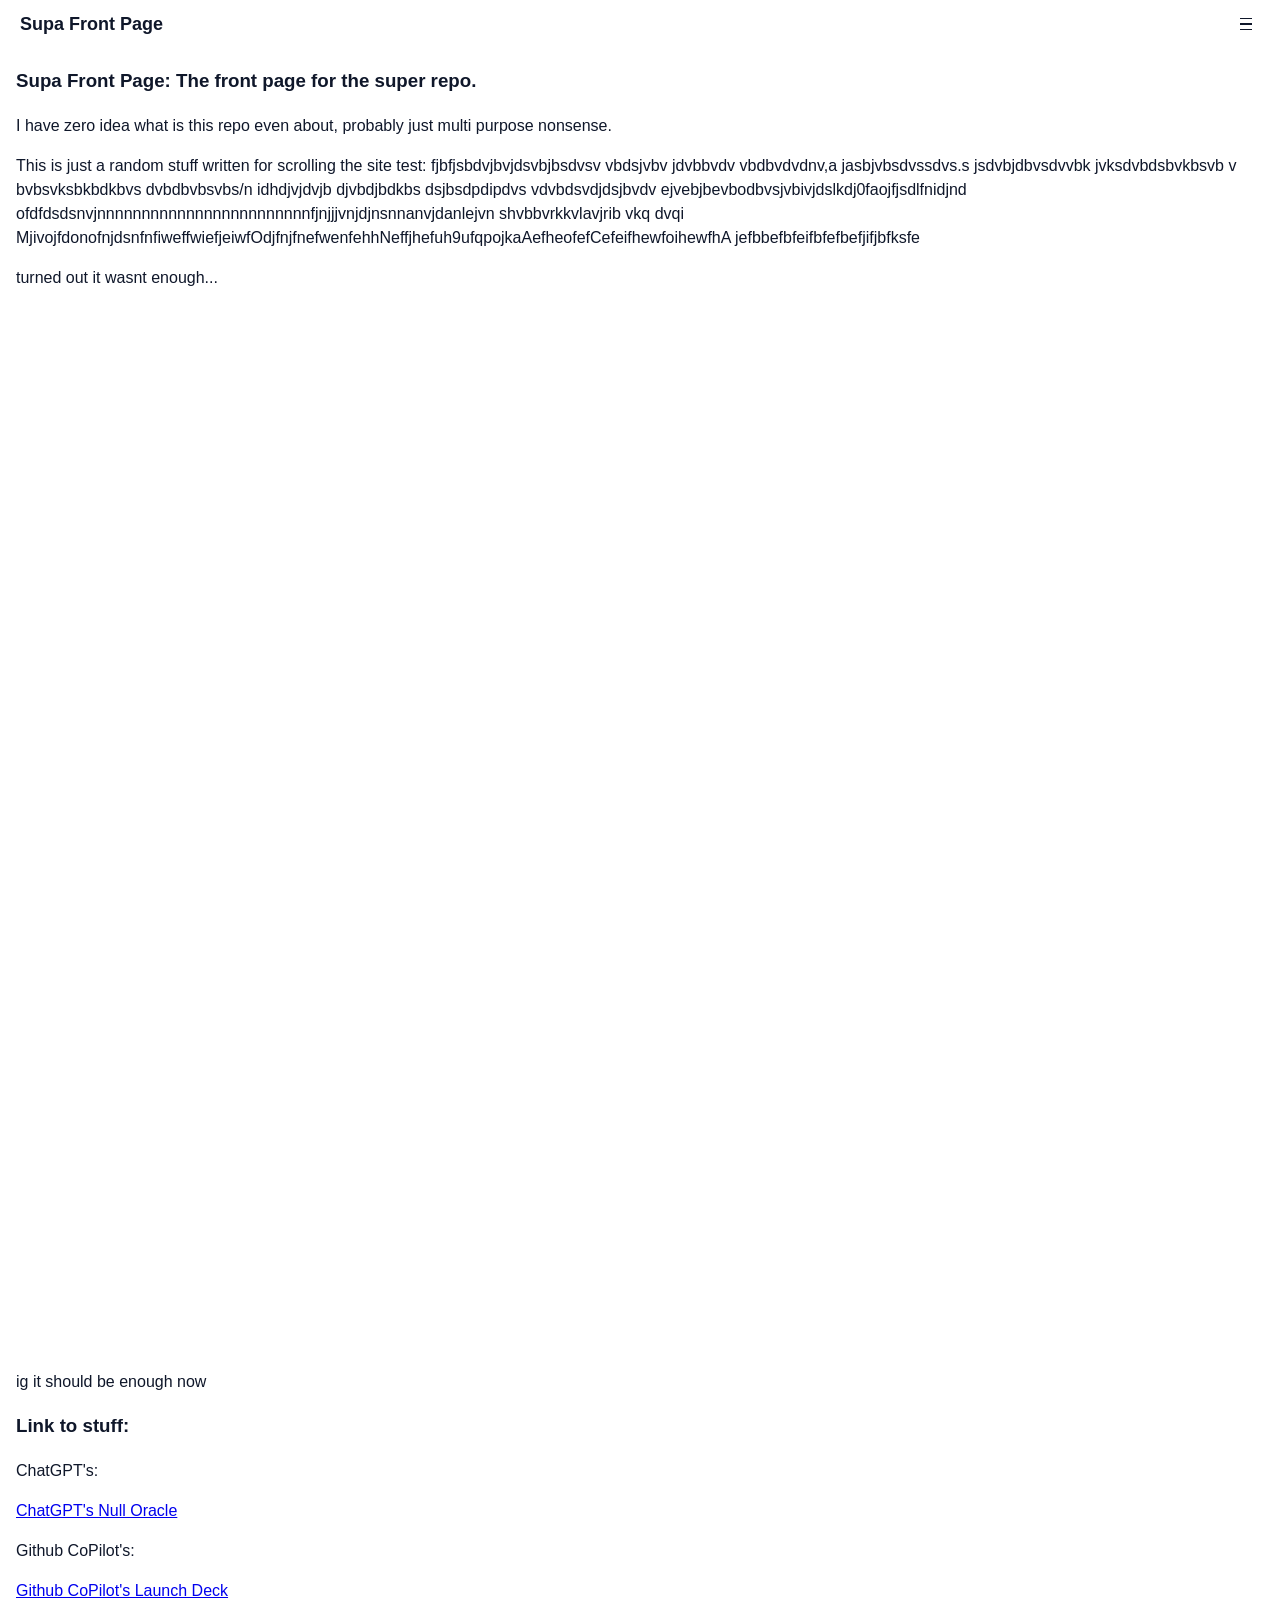
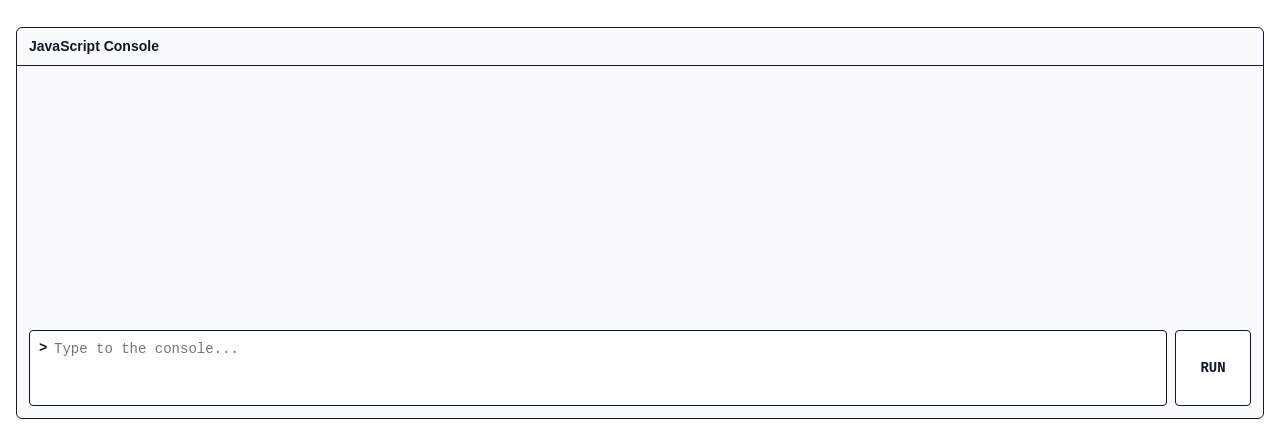
<file: index.html>
<!DOCTYPE html>
<html>
	<head>
		<meta http-equiv="refresh" content="0; url=./FrontPage/">
	</head>
	<body>
		<p>Redirecting to <a href="./FrontPage/">FrontPage</a>...</p>
		<script>
			window.location.replace("./FrontPage/");
		</script>
	</body>
</html>
</file>
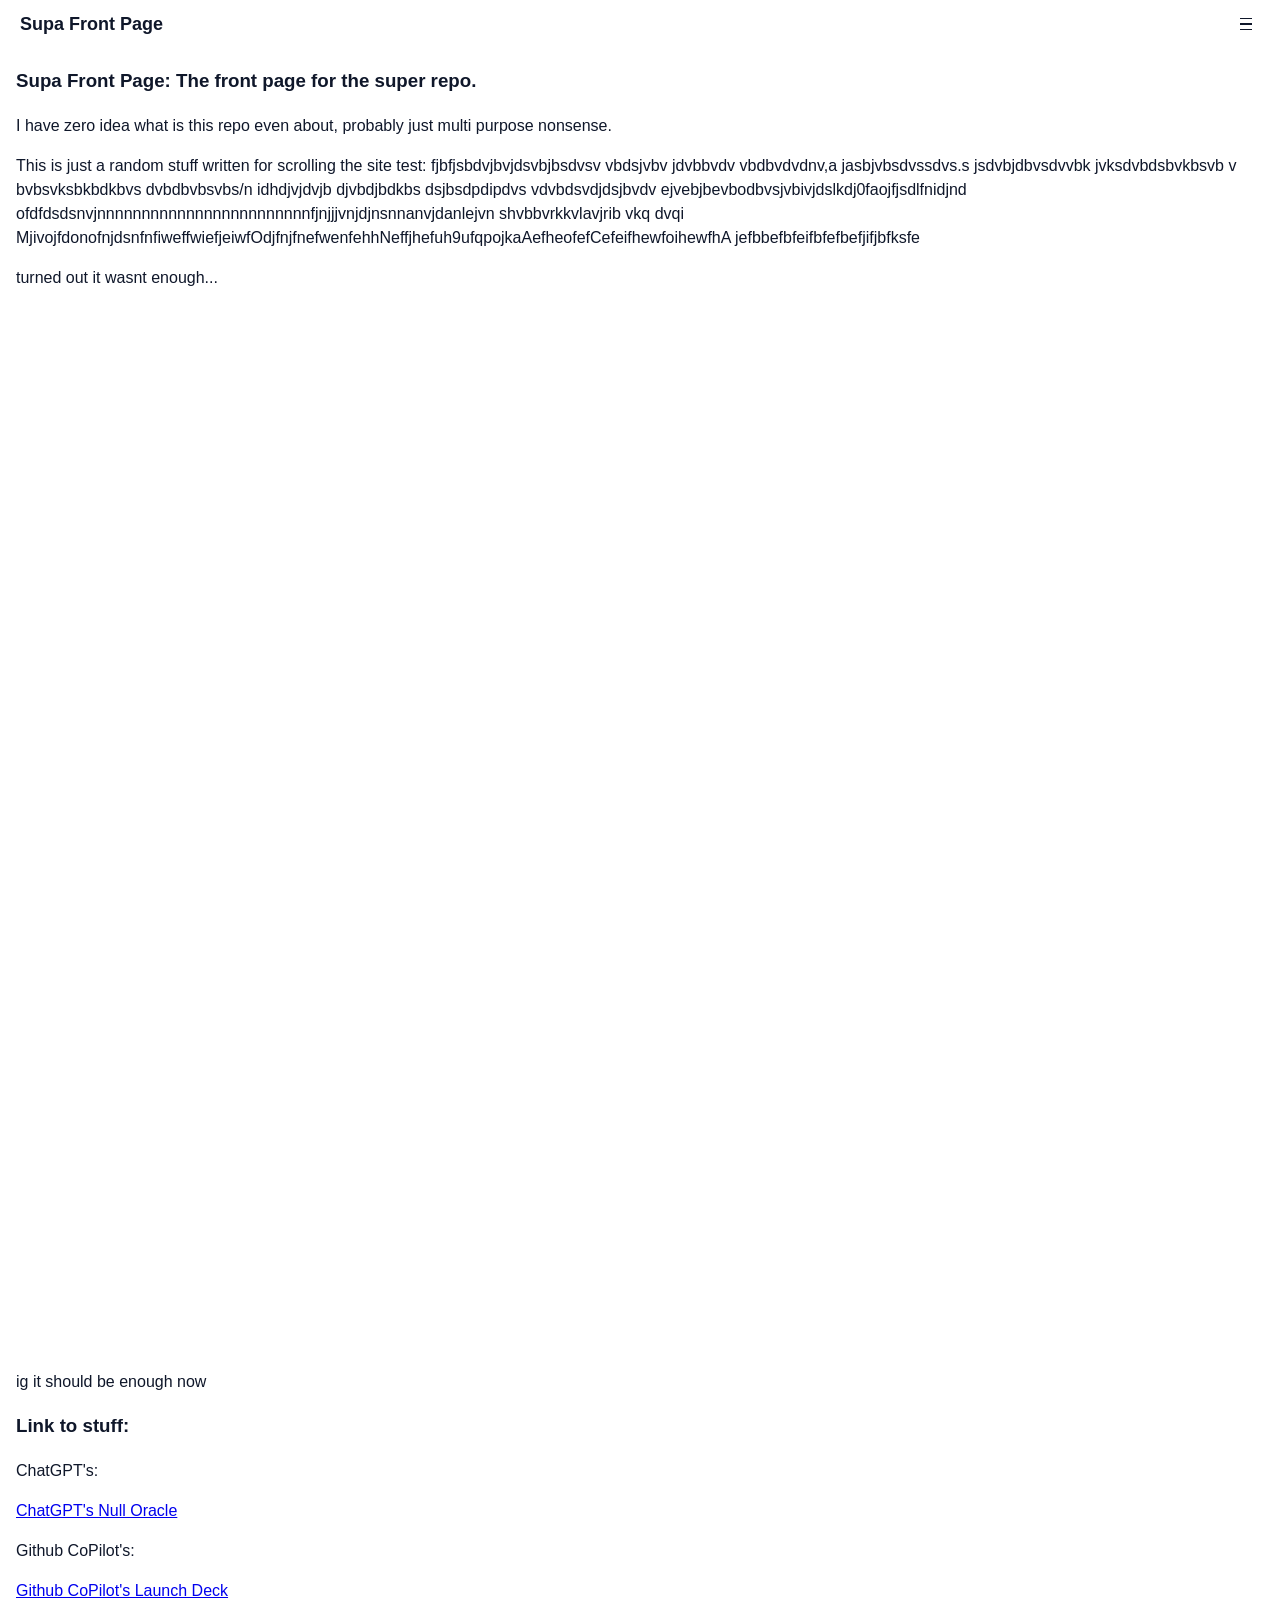
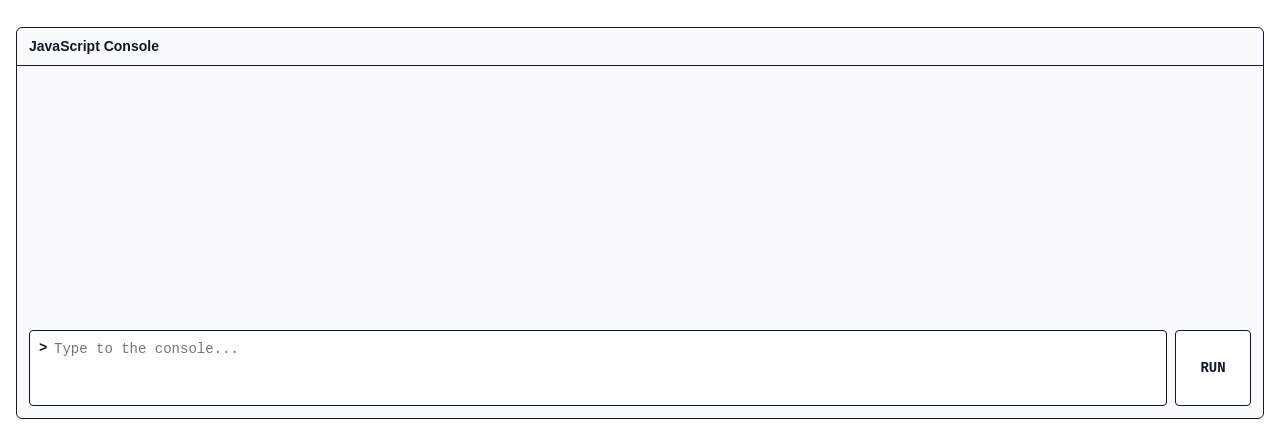
<file: FrontPage/index.html>
<!DOCTYPE html>
<html>
	<head>
		<meta charset="UTF-8">
		<meta name="viewport" content="width=device-width, initial-scale=1.0">
		
		<!--=====-->
		
		<title>Supa Front Page</title>
		
		<!--=====--->
		
		<link rel="stylesheet" href="./style.css">
	</head>
	<!-- Just a separator to catch eye --->
	<body>
		<header>
			<h1>Supa Front Page</h1>
			<button id="header-button" aria-label="Open menu">
				<span></span>
				<span></span>
				<span></span>
			</button>
		</header>
		
		<!-- The Curtain (Menu overlay) --->
		<div id="curtain" class="blur">
			<button id="close-button" class="bumclose">
				<span></span>
				<span></span>
				<span></span>
			</button>
			<nav id="porter">
				<a href="#about">About</a>
				<a href="#linker">Quicklink</a>
				<a href="#console-box">Console</a>
			</nav>
		</div>
		
		<!---=====--->

		<!-- Main Content --->
		<main>
			<div id="about" class="title-and-paragraph">
				<h3>Supa Front Page: The front page for the super repo.</h3>
				<p>I have zero idea what is this repo even about, probably just multi purpose nonsense.</p>
				<p>This is just a random stuff written for scrolling the site test: fjbfjsbdvjbvjdsvbjbsdvsv vbdsjvbv jdvbbvdv vbdbvdvdnv,a  jasbjvbsdvssdvs.s jsdvbjdbvsdvvbk jvksdvbdsbvkbsvb v bvbsvksbkbdkbvs dvbdbvbsvbs/n idhdjvjdvjb djvbdjbdkbs dsjbsdpdipdvs vdvbdsvdjdsjbvdv ejvebjbevbodbvsjvbivjdslkdj0faojfjsdlfnidjnd ofdfdsdsnvjnnnnnnnnnnnnnnnnnnnnnnnnfjnjjjvnjdjnsnnanvjdanlejvn shvbbvrkkvlavjrib vkq dvqi MjivojfdonofnjdsnfnfiweffwiefjeiwfOdjfnjfnefwenfehhNeffjhefuh9ufqpojkaAefheofefCefeifhewfoihewfhA jefbbefbfeifbfefbefjifjbfksfe</p>
				<h8>turned out it wasnt enough...</h8>
				<br>
				<br>
				<br>
				<br>
				<br>
				<br>
				<br>
				<br>
				<br>
				<br>
				<br>
				<br>
				<br>
				<br>
				<br>
				<br>
				<br>
				<br>
				<br>
				<br>
				<br>
				<br>
				<br>
				<br>
				<br>
				<br>
				<br>
				<br>
				<br>
				<br>
				<br>
				<br>
				<br>
				<br>
				<br>
				<br>
				<br>
				<br>
				<br>
				<br>
				<br>
				<br>
				<br>
				<br>
				<br>
				<br>
				<h8>ig it should be enough now</h8>
			</div>
			
			<!--=====--->

			<!-- Quicklink to access some stuff in this repo --->
			<div id="linker" class="quicklink">
				<h3>Link to stuff:</h3>
				<div class="gpt">
					<p>ChatGPT's:</p>
					<a id="null-oracle" href="../ballerstuff/AI/ChatGPT/nulloracle/">ChatGPT's Null Oracle</a>
				</div>
				<div class="copi">
					<p>Github CoPilot's:</p>
					<a id="launch-deck" href="../ballerstuff/AI/Github%20CoPilot/LaunchDeck/">Github CoPilot's Launch Deck</a>
				</div>
			</div>
			<br>
			
			<!---=====--->
			
			<!--- The Console (Somekinda thing to toy with) --->
			<div id="console-box" class="console">
				<div id="console-header">JavaScript Console</div>
				<div id="console-output"></div>
				<div id="console-input-row">
					<span class="prompt">&gt;</span> <!-- '&gt; is '>' -->
					<textarea id="console-input" rows="3" placeholder="Type to the console..."></textarea>
					<button id="console-run">RUN</button>
				</div>
			</div>
		</main>
		
		<!---=====--->
		
		<script src="./script.js"></script>
	</body>
</html>
</file>
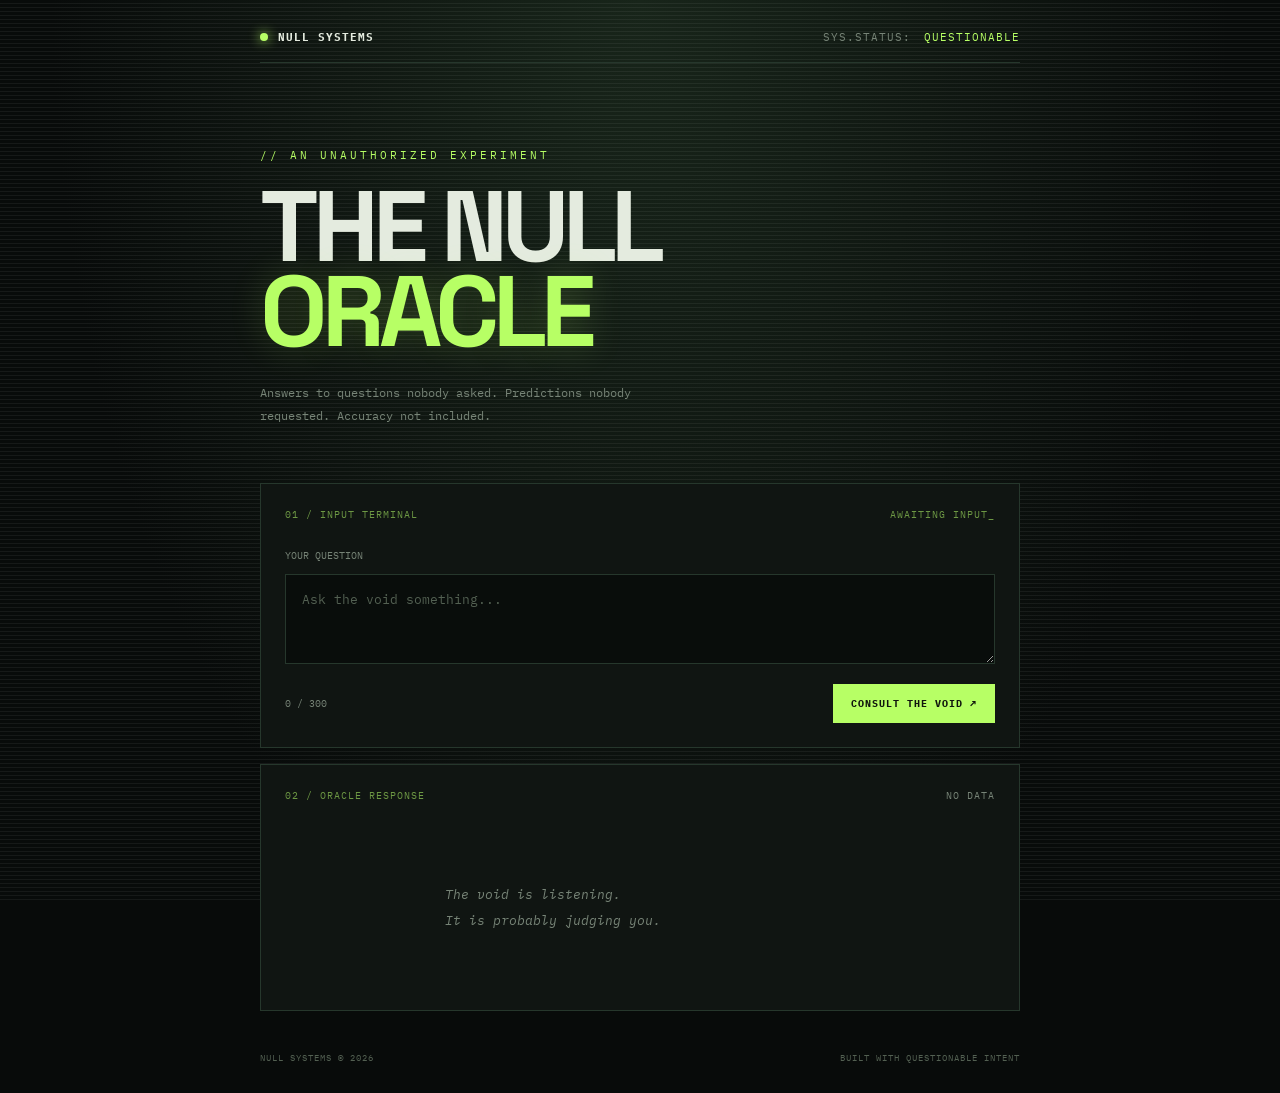
<file: ballerstuff/AI/ChatGPT/nulloracle/index.html>
<!DOCTYPE html>
<html lang="en">
<head>
    <meta charset="UTF-8">
    <meta name="viewport" content="width=device-width, initial-scale=1.0">
    <meta name="theme-color" content="#080b0a">

    <title>THE NULL ORACLE</title>

    <link rel="stylesheet" href="style.css">
    <script src="script.js" defer></script>
</head>

<body>
    <main class="terminal">
        <header class="topbar">
            <div class="brand">
                <span class="status-light"></span>
                NULL SYSTEMS
            </div>

            <div class="system-status">
                <span>SYS.STATUS:</span>
                <span class="online">QUESTIONABLE</span>
            </div>
        </header>

        <section class="hero">
            <p class="eyebrow">// AN UNAUTHORIZED EXPERIMENT</p>

            <h1>THE NULL<br><span>ORACLE</span></h1>

            <p class="subtitle">
                Answers to questions nobody asked.
                Predictions nobody requested.
                Accuracy not included.
            </p>
        </section>

        <section class="oracle-panel">
            <div class="panel-heading">
                <span>01 / INPUT TERMINAL</span>
                <span class="blink">AWAITING INPUT_</span>
            </div>

            <label for="question">YOUR QUESTION</label>

            <textarea
                id="question"
                placeholder="Ask the void something..."
                maxlength="300"
                rows="3"
            ></textarea>

            <div class="input-footer">
                <span id="char-count">0 / 300</span>

                <button id="ask-button">
                    CONSULT THE VOID ↗
                </button>
            </div>
        </section>

        <section class="response-panel">
            <div class="panel-heading">
                <span>02 / ORACLE RESPONSE</span>
                <span id="response-status">NO DATA</span>
            </div>

            <div id="response" class="response">
                <span class="placeholder">
                    The void is listening.
                    It is probably judging you.
                </span>
            </div>
        </section>

        <footer>
            <span>NULL SYSTEMS © 2026</span>
            <span>BUILT WITH QUESTIONABLE INTENT</span>
        </footer>
    </main>
</body>
</html>
</file>
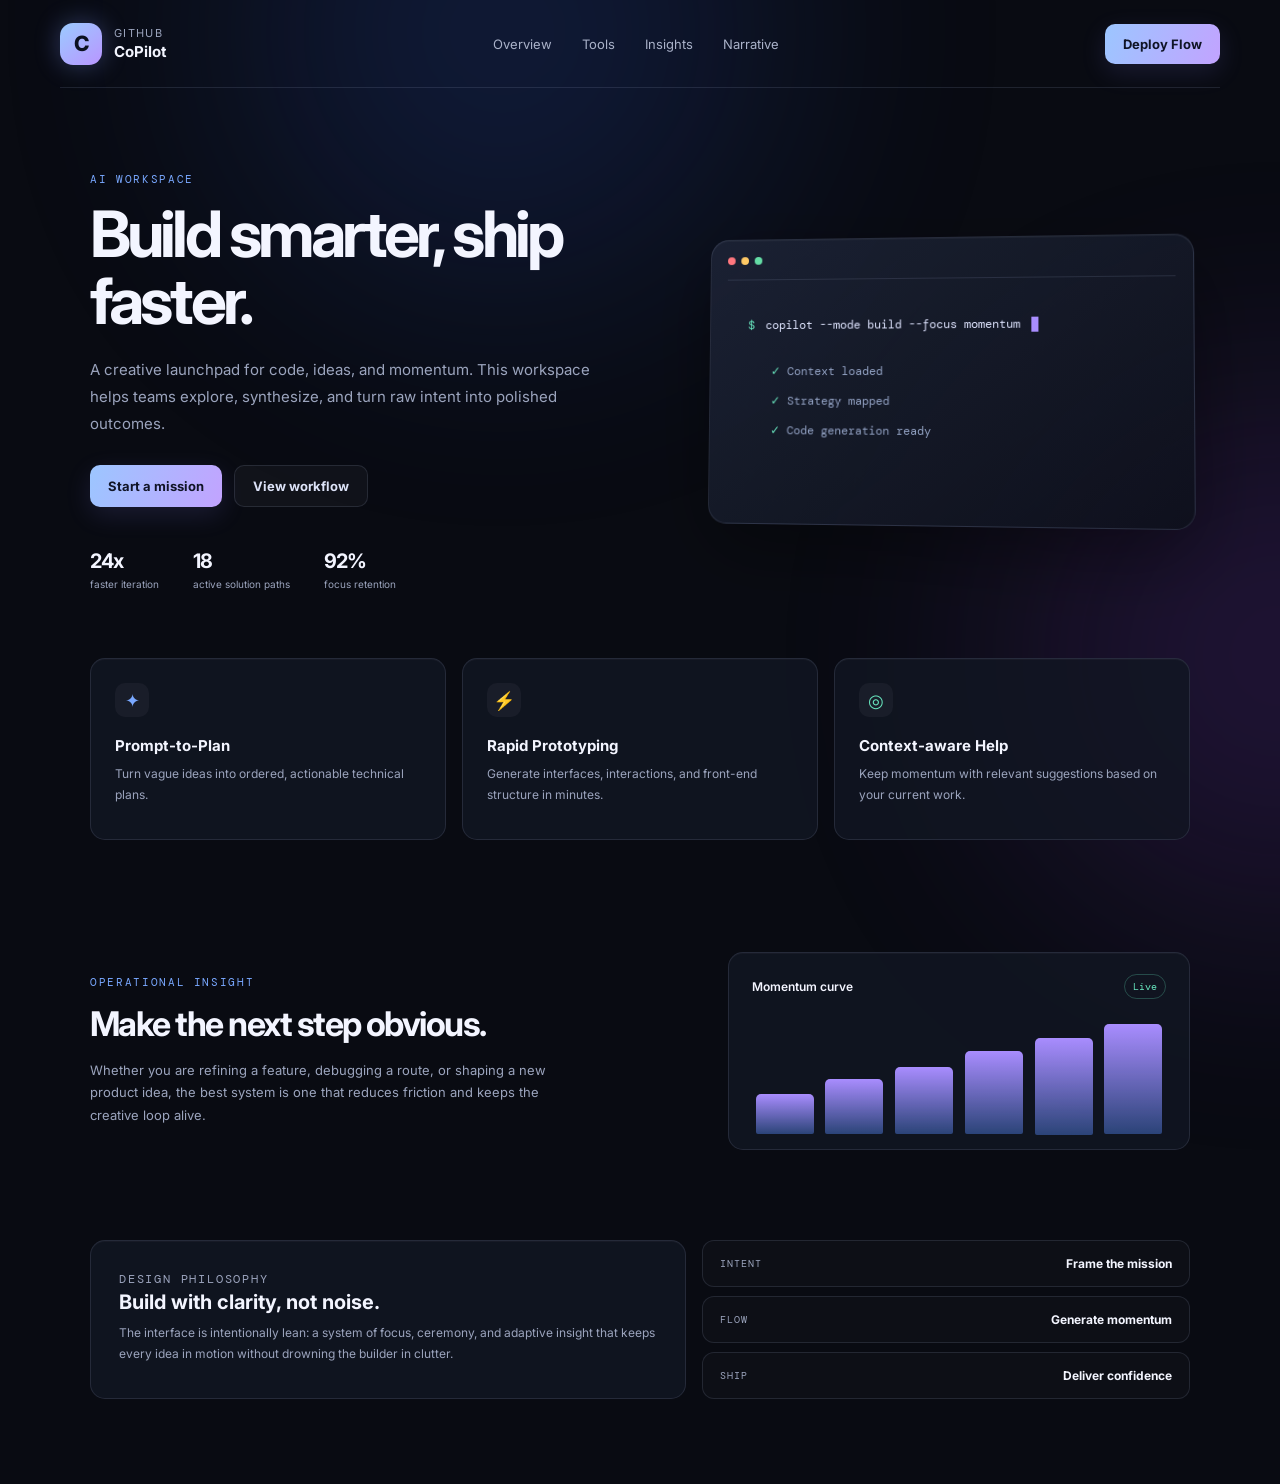
<file: ballerstuff/AI/Github CoPilot/LaunchDeck/index.html>
<!DOCTYPE html>
<html lang="en">
  <head>
    <meta charset="UTF-8" />
    <meta name="viewport" content="width=device-width, initial-scale=1.0" />
    <title>Launch Deck | GitHub CoPilot</title>
    <link rel="preconnect" href="https://fonts.googleapis.com" />
    <link rel="preconnect" href="https://fonts.gstatic.com" crossorigin />
    <link href="https://fonts.googleapis.com/css2?family=Inter:wght@400;500;600;700;800&display=swap" rel="stylesheet" />
    <link rel="stylesheet" href="./styles.css" />
  </head>
  <body>
    <div class="background-glow glow-one"></div>
    <div class="background-glow glow-two"></div>

    <header class="topbar">
      <div class="brand-wrap">
        <div class="brand-mark">C</div>
        <div>
          <div class="brand-label">GitHub</div>
          <div class="brand-name">CoPilot</div>
        </div>
      </div>

      <nav class="nav">
        <a href="#overview">Overview</a>
        <a href="#tools">Tools</a>
        <a href="#insights">Insights</a>
        <a href="#narrative">Narrative</a>
      </nav>

      <button class="primary-btn">Deploy Flow</button>
    </header>

    <main class="page-shell">
      <section class="hero" id="overview">
        <div class="hero-copy">
          <p class="eyebrow">AI workspace</p>
          <h1>Build smarter, ship faster.</h1>
          <p class="lead">
            A creative launchpad for code, ideas, and momentum. This workspace helps teams explore, synthesize,
            and turn raw intent into polished outcomes.
          </p>

          <div class="cta-row">
            <button class="primary-btn">Start a mission</button>
            <button class="secondary-btn">View workflow</button>
          </div>

          <ul class="stats">
            <li>
              <strong id="stat-speed">24x</strong>
              <span>faster iteration</span>
            </li>
            <li>
              <strong id="stat-ideas">18</strong>
              <span>active solution paths</span>
            </li>
            <li>
              <strong id="stat-focus">92%</strong>
              <span>focus retention</span>
            </li>
          </ul>
        </div>

        <div class="hero-panel">
          <div class="panel-header">
            <span class="dot red"></span>
            <span class="dot amber"></span>
            <span class="dot green"></span>
          </div>

          <div class="terminal-window">
            <div class="terminal-line">
              <span class="prompt">$</span>
              <span class="typed-text" id="typedText"></span>
              <span class="cursor"></span>
            </div>
            <div class="terminal-output">
              <span>✓ Context loaded</span>
              <span>✓ Strategy mapped</span>
              <span>✓ Code generation ready</span>
            </div>
          </div>
        </div>
      </section>

      <section class="feature-grid" id="tools">
        <article class="card feature-card accent-blue">
          <span class="icon">✦</span>
          <h3>Prompt-to-Plan</h3>
          <p>Turn vague ideas into ordered, actionable technical plans.</p>
        </article>

        <article class="card feature-card accent-purple">
          <span class="icon">⚡</span>
          <h3>Rapid Prototyping</h3>
          <p>Generate interfaces, interactions, and front-end structure in minutes.</p>
        </article>

        <article class="card feature-card accent-green">
          <span class="icon">◎</span>
          <h3>Context-aware Help</h3>
          <p>Keep momentum with relevant suggestions based on your current work.</p>
        </article>
      </section>

      <section class="insight-panel" id="insights">
        <div class="panel-copy">
          <p class="eyebrow">Operational insight</p>
          <h2>Make the next step obvious.</h2>
          <p>
            Whether you are refining a feature, debugging a route, or shaping a new product idea, the best system is
            one that reduces friction and keeps the creative loop alive.
          </p>
        </div>

        <div class="chart-card card">
          <div class="chart-header">
            <span>Momentum curve</span>
            <span class="chip">Live</span>
          </div>
          <div class="bars" aria-label="Momentum chart">
            <span style="--h: 35%"></span>
            <span style="--h: 48%"></span>
            <span style="--h: 58%"></span>
            <span style="--h: 72%"></span>
            <span style="--h: 84%"></span>
            <span style="--h: 96%"></span>
          </div>
        </div>
      </section>

      <section class="narrative" id="narrative">
        <div class="card narrative-card">
          <p class="eyebrow">Design philosophy</p>
          <h3>Build with clarity, not noise.</h3>
          <p>
            The interface is intentionally lean: a system of focus, ceremony, and adaptive insight that keeps every
            idea in motion without drowning the builder in clutter.
          </p>
        </div>

        <div class="mini-stack">
          <div class="stack-item">
            <span>Intent</span>
            <strong>Frame the mission</strong>
          </div>
          <div class="stack-item">
            <span>Flow</span>
            <strong>Generate momentum</strong>
          </div>
          <div class="stack-item">
            <span>Ship</span>
            <strong>Deliver confidence</strong>
          </div>
        </div>
      </section>
    </main>

    <script src="./script.js"></script>
  </body>
</html>
</file>
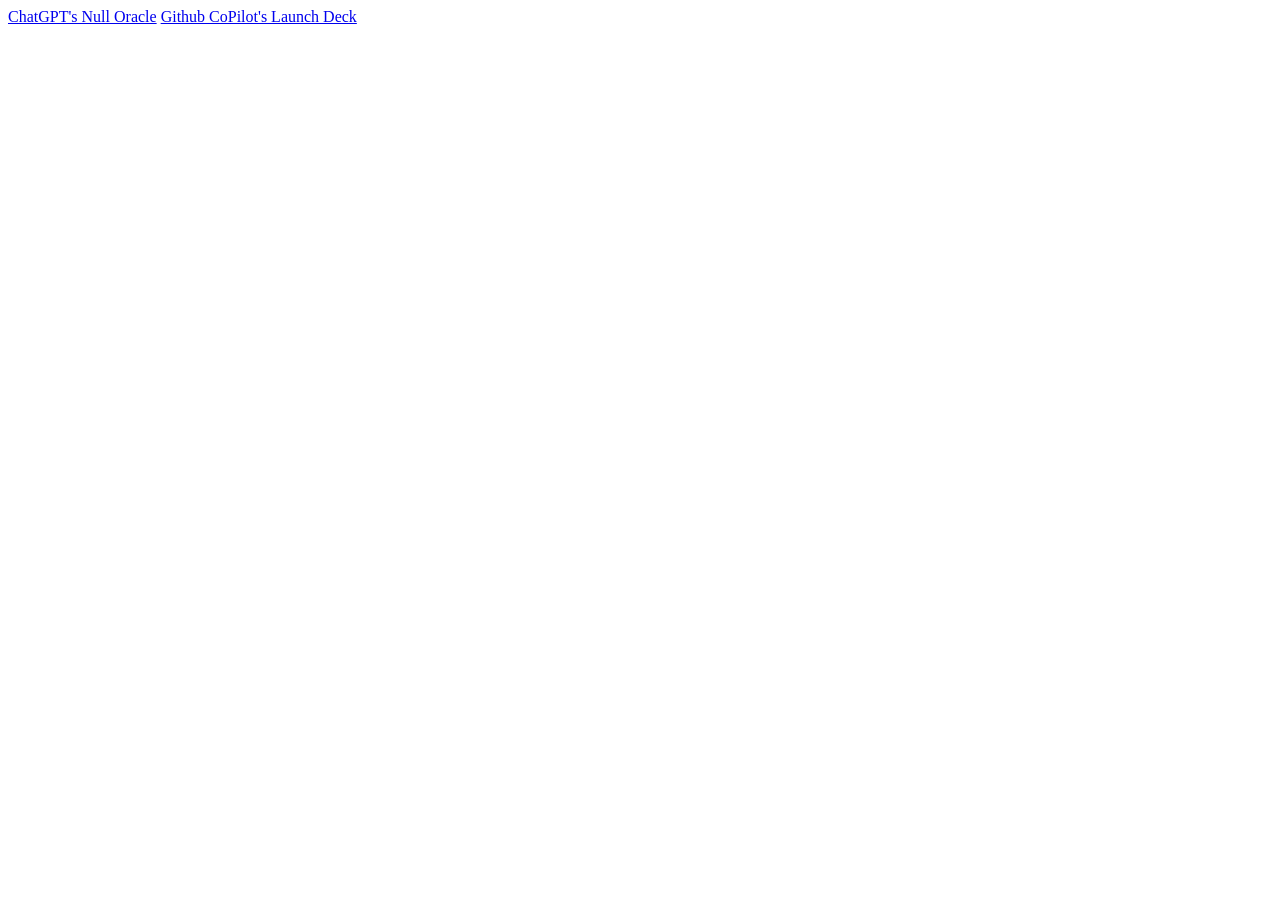
<file: oldindex.html>
<head>
	<title>Super Homepage</title>
</head>
<body>
	<a href='https://supercornball.github.io/super/ballerstuff/AI/ChatGPT/nulloracle'>ChatGPT's Null Oracle</a>
	<a href='https://supercornball.github.io/super/ballerstuff/AI/Github%20CoPilot/LaunchDeck'>Github CoPilot's Launch Deck</a>
</body>
</file>
<file: FrontPage/style.css>
body {
	margin: 0;
	background-color: #ffffff;
	color: #0f172a;
	font-family: 'Segoe UI', Tahoma, Geneva, Verdana, sans-serif;
	line-height: 1.5;
}

/* Make body unscrollable. (Idk why I added this now, I forgot because im just reusing my old css file I found on my personal HTML site.)*/
body.scrock {
	overflow: hidden;
}

/* TBA i want to make html first once again */
/* lets go again */

header {
	margin: 0;
	padding: 0 1.25rem;
	height: 48px;
	display: flex;
	align-items: center;
	background-color: #ffffff;
	/* Make header sticky at top. */
	position: fixed;
	top: 0;
	left: 0;
	right: 0;
	z-index: 10;
	/* Added: Smooth transition for shadow effect. */
	transition: box-shadow 0.3s ease;
	/* Added: Space items apart - h1 left, button right. */
	justify-content: space-between;
}

button {
	user-select: none;
}

/* Added: Shadow effect when scrolled. */
header.scrolle {
	box-shadow: 0 2px 8px rgba(0, 0, 0, 0.08);
}

header h1 {
	/* Removed: position: sticky (not needed, header itself is fixed.). */
	margin: 0;
	font-size: 1.125rem;
	font-weight: 600;
}

/* Added: Burger button styling. */
header button {
	background: transparent;
	border: none;
	cursor: pointer;
	padding: 0.5rem;
	display: flex;
	flex-direction: column;
	gap: 4px;
	width: 28px;
	height: 28px;
	position: relative;
}

/* Added: Burger lines. */
header button span {
	display: block;
	width: 100%;
	height: 2px;
	background-color: #0f172a;
	transition: all 0.3s ease;
	transform-origin: center;
}

/* Changed: Fade out burger button when menu opens. */
header button.lowk {
	opacity: 0;
	pointer-events: none;
}

/* Added: Blur overlay. */
.blur {
	position: fixed;
	top: 0;
	left: 0;
	width: 100%;
	height: 100vh;
	background-color: rgba(255, 255, 255, 0.7);
	backdrop-filter: blur(8px);
	-webkit-backdrop-filter: blur(8px);
	opacity: 0;
	visibility: hidden;
	transition: opacity 0.3s ease, visibility 0.3s ease;
	z-index: 50;
}

/* Added: Show overlay when active. */
.blur.topg {
	opacity: 1;
	visibility: visible;
}

/* Added: Close button (X) on overlay - positioned same as burger. */
.bumclose {
	position: fixed;
	top: 10px; /* Same vertical position as burger. */
	right: 1.25rem; /* Same horizontal position as burger. */
	background: transparent;
	border: none;
	cursor: pointer;
	padding: 0.5rem;
	display: flex;
	flex-direction: column;
	gap: 4px;
	width: 28px;
	height: 28px;
	z-index: 101;
	opacity: 0;
	transition: opacity 0.3s ease;
}

/* Added: Show close button when overlay is active. */
.blur.topg .bumclose {
	opacity: 1;
}

/* Added: Close button spans (X shape). */
.bumclose span {
	display: block;
	width: 100%;
	height: 2px;
	background-color: #0f172a;
	transition: all 0.3s ease;
	transform-origin: center;
}

/* Added: X formation - always in X shape. */
.bumclose span:nth-child(1) {
	transform: translateY(6px) rotate(45deg);
}

.bumclose span:nth-child(2) {
	opacity: 0;
}

.bumclose span:nth-child(3) {
	transform: translateY(-6px) rotate(-45deg);
}

/* Changed: Navigation menu - now simple links on right side. */
#porter {
	position: fixed;
	top: 58px; /* Just below the X button (48px header + 10px top positioning). */
	right: 1.25rem; /* Aligned with X button. */
	z-index: 101;
	opacity: 0;
	visibility: hidden;
	transform: translateY(-10px);
	transition: opacity 0.3s ease, visibility 0.3s ease, transform 0.3s ease;
	display: flex;
	flex-direction: column;
	gap: 0.75rem;
}

/* Changed: Show nav when overlay is active. */
.blur.topg #porter {
	opacity: 1;
	visibility: visible;
	transform: translateY(0);
}

/* Removed: ul styling (no longer needed). */

/* Removed: li styling (no longer needed). */

/* Changed: Simple text links, slightly bigger than X. */
nav a {
	color: #0f172a;
	text-decoration: none;
	font-size: 1.25rem; /* Slightly bigger than X button. */
	font-weight: 500;
	transition: opacity 0.2s ease;
	text-align: right; /* Right aligned. */
}

nav a:hover {
	opacity: 0.7;
}

/* Added: Main content styling. */
main {
	/* Added: Top padding to account for fixed header. */
	padding: 48px 1rem 1rem;
}

/* copied from the same old code. i need to change stuff first, but for now i want to hop on hobloxx. */
/* I'm back. */

/* Outer Console Box. */
#console-box {
	margin: 0 0 0;
	background-color: #f8fafc;
	border: 1px solid #0f172a;
	border-radius: 6px;
	box-sizing: border-box;
	overflow: hidden;
	display: flex;
	flex-direction: column;
}

/* Integrated Top Console Header Section. */
#console-header {
	padding: 0.5rem 0.75rem;
	border-bottom: 1px solid #0f172a;
	font-size: 0.875rem;
	font-weight: 600;
	color: #0f172a;
}

/* Independently Scrollable Output Area. */
#console-output {
	height: 240px;
	overflow-y: auto;
	padding: 0.75rem;
	display: flex;
	flex-direction: column;
	gap: 0.25rem;
	font-family: 'Consolas', 'Courier New', monospace;
	font-size: 0.875rem;
	color: #0f172a;
	white-space: pre-wrap;
	word-break: break-word;
}

/* Floating Bottom Row (Promptbox + Square RUN Button). */
#console-input-row {
	margin: 0 0.75rem 0.75rem;
	display: flex;
	align-items: stretch;
	gap: 0.5rem;
	position: relative;
}

/* '>' Prompt Symbol Inside Promptbox. */
.prompt {
	position: absolute;
	left: 0.625rem;
	top: 0.5rem;
	font-family: 'Consolas', 'Courier New', monospace;
	font-size: 0.875rem;
	font-weight: 600;
	color: #0f172a;
	pointer-events: none;
}

/* Bordered Promptbox. */
#console-input {
	flex: 1;
	height: 4.75rem;
	box-sizing: border-box;
	background-color: #ffffff;
	border: 1px solid #0f172a;
	border-radius: 4px;
	padding: 0.5rem 0.625rem 0.5rem 1.5rem;
	font-family: 'Consolas', 'Courier New', monospace;
	font-size: 0.875rem;
	line-height: 1.5;
	color: #0f172a;
	resize: none;
	overflow-y: auto;
	outline: none;
}

#console-input:focus {
	box-shadow: 0 0 0 2px rgba(15, 23, 42, 0.12);
}

/* Square RUN Button. */
#console-run {
	width: 4.75rem;
	height: 4.75rem;
	flex-shrink: 0;
	box-sizing: border-box;
	background-color: #ffffff;
	color: #0f172a;
	border: 1px solid #0f172a;
	border-radius: 4px;
	font-family: 'Consolas', 'Courier New', monospace;
	font-size: 0.875rem;
	font-weight: 600;
	cursor: pointer;
	display: flex;
	align-items: center;
	justify-content: center;
	transition: background-color 0.2s ease, color 0.2s ease;
}

#console-run:hover {
	background-color: #0f172a;
	color: #ffffff;
}
</file>
<file: ballerstuff/AI/ChatGPT/nulloracle/style.css>
@import url('https://fonts.googleapis.com/css2?family=IBM+Plex+Mono:wght@400;500;600;700&family=Space+Grotesk:wght@400;500;600;700&display=swap');

:root {
    --bg: #080b0a;
    --panel: #101512;
    --border: #26372c;
    --green: #b7ff65;
    --green-dim: #6d9844;
    --text: #e4ebdf;
    --muted: #778477;
    --red: #ff6868;
}

* {
    box-sizing: border-box;
    margin: 0;
    padding: 0;
}

body {
    min-height: 100vh;
    background:
        radial-gradient(ellipse at 50% 0%, #18251a 0%, transparent 65%),
        var(--bg);
    color: var(--text);
    font-family: 'IBM Plex Mono', monospace;
    padding: 30px 16px;
    display: flex;
    justify-content: center;
}

body::before {
    content: "";
    position: fixed;
    inset: 0;
    pointer-events: none;
    opacity: 0.12;
    background-image: repeating-linear-gradient(
        transparent 0px,
        transparent 3px,
        #ffffff 4px
    );
}

.terminal {
    width: 100%;
    max-width: 760px;
    position: relative;
}

.topbar {
    display: flex;
    justify-content: space-between;
    align-items: center;
    padding-bottom: 18px;
    border-bottom: 1px solid var(--border);
    font-size: 11px;
    letter-spacing: 1px;
}

.brand {
    display: flex;
    align-items: center;
    gap: 10px;
    font-weight: 700;
}

.status-light {
    width: 8px;
    height: 8px;
    border-radius: 50%;
    background: var(--green);
    box-shadow: 0 0 12px var(--green);
}

.system-status {
    color: var(--muted);
}

.online {
    color: var(--green);
    margin-left: 5px;
}

.hero {
    padding: 85px 0 55px;
}

.eyebrow {
    color: var(--green);
    font-size: 11px;
    letter-spacing: 3px;
    margin-bottom: 22px;
}

h1 {
    font-family: 'Space Grotesk', sans-serif;
    font-size: clamp(58px, 12vw, 100px);
    line-height: 0.85;
    letter-spacing: -6px;
    font-weight: 700;
}

h1 span {
    color: var(--green);
    text-shadow: 0 0 35px #b7ff6533;
}

.subtitle {
    margin-top: 28px;
    max-width: 430px;
    color: var(--muted);
    font-size: 12px;
    line-height: 1.9;
}

.oracle-panel,
.response-panel {
    background: var(--panel);
    border: 1px solid var(--border);
    padding: 24px;
    margin-bottom: 16px;
}

.panel-heading {
    display: flex;
    justify-content: space-between;
    gap: 10px;
    flex-wrap: wrap;
    font-size: 10px;
    color: var(--green-dim);
    letter-spacing: 1px;
    margin-bottom: 28px;
}

.blink {
    animation: blink 1.4s infinite;
}

@keyframes blink {
    50% {
        opacity: 0.25;
    }
}

label {
    display: block;
    font-size: 10px;
    color: var(--muted);
    margin-bottom: 12px;
}

textarea {
    width: 100%;
    resize: vertical;
    background: #090d0b;
    border: 1px solid var(--border);
    color: var(--green);
    padding: 16px;
    font: inherit;
    font-size: 13px;
    outline: none;
    min-height: 90px;
    transition: border 0.2s;
}

textarea:focus {
    border-color: var(--green-dim);
}

textarea::placeholder {
    color: #536052;
}

.input-footer {
    display: flex;
    justify-content: space-between;
    align-items: center;
    gap: 12px;
    margin-top: 16px;
}

#char-count {
    color: var(--muted);
    font-size: 10px;
}

button {
    background: var(--green);
    color: #10160d;
    border: none;
    padding: 13px 18px;
    font: inherit;
    font-size: 10px;
    font-weight: 700;
    letter-spacing: 1px;
    cursor: pointer;
    transition: 0.2s;
}

button:hover {
    background: white;
    box-shadow: 0 0 20px #b7ff6544;
    transform: translateY(-2px);
}

button:active {
    transform: translateY(0);
}

.response {
    min-height: 120px;
    font-size: 13px;
    line-height: 2;
    white-space: pre-wrap;
    overflow-wrap: anywhere;
}

.placeholder {
    color: var(--muted);
    font-style: italic;
}

#response-status {
    color: var(--muted);
}

#response-status.ready {
    color: var(--green);
}

#response-status.error {
    color: var(--red);
}

footer {
    display: flex;
    justify-content: space-between;
    gap: 12px;
    padding-top: 25px;
    color: #536052;
    font-size: 9px;
    letter-spacing: 1px;
}

@media (max-width: 480px) {
    body {
        padding: 20px 14px;
    }

    .hero {
        padding: 65px 0 40px;
    }

    h1 {
        letter-spacing: -3px;
    }

    .oracle-panel,
    .response-panel {
        padding: 18px;
    }

    .input-footer {
        align-items: flex-end;
    }

    button {
        padding: 12px;
        font-size: 9px;
    }

    footer {
        flex-direction: column;
    }
}
</file>
<file: ballerstuff/AI/Github CoPilot/LaunchDeck/styles.css>
@import url('https://fonts.googleapis.com/css2?family=DM+Mono:wght@400;500&family=Inter:wght@400;500;600;700;800&display=swap');

:root {
  color-scheme: dark;
  --bg: #090b12;
  --panel: rgba(18, 22, 35, .82);
  --line: rgba(167, 180, 218, .14);
  --text: #f3f5ff;
  --muted: #9ba4bd;
  --blue: #79a8ff;
  --purple: #bc8cff;
  --green: #67e4bd;
}

* { box-sizing: border-box; }
html { scroll-behavior: smooth; }
body {
  margin: 0;
  min-height: 100vh;
  overflow-x: hidden;
  background: var(--bg);
  color: var(--text);
  font-family: Inter, sans-serif;
}
button, a { font: inherit; }
button { cursor: pointer; }
a { color: inherit; text-decoration: none; }
.background-glow { position: fixed; z-index: -1; width: 34rem; height: 34rem; border-radius: 50%; filter: blur(130px); opacity: .18; pointer-events: none; }
.glow-one { top: -15rem; left: 18%; background: #315edb; }
.glow-two { top: 24rem; right: -17rem; background: #853bce; }
.topbar { width: min(1160px, calc(100% - 48px)); height: 88px; margin: auto; display: flex; align-items: center; justify-content: space-between; border-bottom: 1px solid var(--line); }
.brand-wrap { display: flex; gap: 12px; align-items: center; }
.brand-mark { display: grid; width: 42px; height: 42px; place-items: center; border-radius: 13px; color: #0c1020; background: linear-gradient(140deg, #9bcbff, #b995ff); font-size: 21px; font-weight: 800; box-shadow: 0 0 26px #829aff55; }
.brand-label { color: var(--muted); font-size: 11px; letter-spacing: .12em; text-transform: uppercase; }
.brand-name { margin-top: 2px; font-size: 15px; font-weight: 700; }
.nav { display: flex; gap: 30px; color: #aab2c9; font-size: 13px; }
.nav a:hover { color: white; }
.primary-btn, .secondary-btn { padding: 12px 18px; border-radius: 10px; font-size: 13px; font-weight: 700; transition: transform .2s, box-shadow .2s; }
.primary-btn { color: #101426; background: linear-gradient(110deg, #9cc6ff, #c2a3ff); border: 0; box-shadow: 0 8px 26px #8980ff24; }
.secondary-btn { color: #dce2f7; border: 1px solid var(--line); background: rgba(255,255,255,.035); }
.primary-btn:hover, .secondary-btn:hover { transform: translateY(-2px); box-shadow: 0 10px 28px #8980ff35; }
.page-shell { width: min(1100px, calc(100% - 48px)); margin: auto; }
.hero { min-height: 570px; padding: 84px 0 68px; display: grid; grid-template-columns: 1.05fr .95fr; align-items: center; gap: 74px; }
.eyebrow { margin: 0 0 15px; color: var(--blue); font-family: 'DM Mono', monospace; font-size: 11px; letter-spacing: .15em; text-transform: uppercase; }
h1 { max-width: 580px; margin: 0; font-size: clamp(42px, 5vw, 65px); line-height: 1.04; letter-spacing: -.06em; }
.lead { max-width: 550px; margin: 22px 0 0; color: var(--muted); font-size: 15px; line-height: 1.8; }
.cta-row { display: flex; gap: 12px; margin-top: 28px; }
.stats { display: flex; gap: 34px; margin: 42px 0 0; padding: 0; list-style: none; }
.stats li { display: grid; gap: 5px; }
.stats strong { font-size: 20px; letter-spacing: -.04em; }
.stats span { color: var(--muted); font-size: 10px; }
.hero-panel { min-height: 290px; padding: 17px; border: 1px solid var(--line); border-radius: 19px; background: linear-gradient(145deg, rgba(28,34,53,.9), rgba(13,16,27,.88)); box-shadow: 0 25px 80px #0006, inset 0 1px #ffffff0a; transform: perspective(900px) rotateY(-5deg) rotateX(2deg); }
.panel-header { display: flex; gap: 6px; padding: 0 0 15px; border-bottom: 1px solid var(--line); }
.dot { width: 8px; height: 8px; border-radius: 50%; }.red { background: #ff777e; }.amber { background: #ffc965; }.green { background: #64dca5; }
.terminal-window { padding: 36px 22px; font: 12px 'DM Mono', monospace; }
.terminal-line { display: flex; align-items: center; gap: 11px; min-height: 20px; color: #dfe5ff; }
.prompt { color: var(--green); }.cursor { width: 7px; height: 15px; background: #a98dff; animation: blink 1s steps(2) infinite; }
.terminal-output { display: grid; gap: 14px; margin-top: 29px; padding-left: 24px; color: #91a1c2; }
.terminal-output span::first-letter { color: var(--green); }
@keyframes blink { 50% { opacity: 0; } }
.feature-grid { display: grid; grid-template-columns: repeat(3, 1fr); gap: 16px; padding-bottom: 76px; }
.card { border: 1px solid var(--line); border-radius: 15px; background: var(--panel); box-shadow: inset 0 1px #ffffff08; }
.feature-card { min-height: 182px; padding: 24px; transition: transform .2s, border-color .2s; }
.feature-card:hover { transform: translateY(-5px); border-color: #9ba9e055; }
.icon { display: grid; width: 34px; height: 34px; place-items: center; border-radius: 10px; font-size: 18px; background: #ffffff0b; }
.accent-blue .icon { color: var(--blue); }.accent-purple .icon { color: var(--purple); }.accent-green .icon { color: var(--green); }
.feature-card h3, .narrative-card h3 { margin: 19px 0 8px; font-size: 15px; }
.feature-card p, .narrative-card p, .panel-copy > p:last-child { margin: 0; color: var(--muted); font-size: 12px; line-height: 1.75; }
.insight-panel { display: grid; grid-template-columns: 1fr .8fr; align-items: center; gap: 60px; padding: 36px 0 90px; }
h2 { max-width: 400px; margin: 0 0 15px; font-size: 34px; line-height: 1.15; letter-spacing: -.045em; }
.panel-copy > p:last-child { max-width: 480px; font-size: 13px; }
.chart-card { padding: 21px 23px 15px; }
.chart-header { display: flex; justify-content: space-between; align-items: center; font-size: 12px; font-weight: 600; }
.chip { padding: 5px 8px; border: 1px solid #67e4bd44; border-radius: 20px; color: var(--green); font: 10px 'DM Mono', monospace; }
.bars { height: 135px; display: flex; align-items: end; gap: 12px; padding: 20px 4px 0; }
.bars span { flex: 1; height: var(--h); border-radius: 5px 5px 2px 2px; background: linear-gradient(180deg, #a98dff, #578dff66); animation: grow .8s ease-out both; transform-origin: bottom; }
.bars span:nth-child(2) { animation-delay: .08s; }.bars span:nth-child(3) { animation-delay: .16s; }.bars span:nth-child(4) { animation-delay: .24s; }.bars span:nth-child(5) { animation-delay: .32s; }.bars span:nth-child(6) { animation-delay: .4s; }
@keyframes grow { from { transform: scaleY(.1); } to { transform: scaleY(1); } }
.narrative { display: grid; grid-template-columns: 1.1fr .9fr; gap: 16px; padding-bottom: 85px; }
.narrative-card { padding: 28px; }.narrative-card h3 { margin-top: 0; font-size: 20px; }.narrative-card p:last-child { max-width: 560px; }
.mini-stack { display: grid; gap: 9px; }
.stack-item { display: flex; justify-content: space-between; align-items: center; gap: 16px; padding: 15px 17px; border: 1px solid var(--line); border-radius: 12px; background: #ffffff05; }
.stack-item span { color: var(--muted); font: 10px 'DM Mono', monospace; text-transform: uppercase; letter-spacing: .1em; }.stack-item strong { font-size: 12px; }
@media (max-width: 760px) {
  .topbar { width: min(100% - 32px, 600px); height: 72px; }.nav { display: none; }
  .page-shell { width: min(100% - 32px, 600px); }.hero { grid-template-columns: 1fr; gap: 42px; padding: 66px 0 55px; }.hero-panel { transform: none; }
  .feature-grid { grid-template-columns: 1fr; gap: 11px; padding-bottom: 55px; }.feature-card { min-height: auto; }
  .insight-panel, .narrative { grid-template-columns: 1fr; gap: 22px; padding-bottom: 60px; }.stats { gap: 20px; }.stats span { max-width: 90px; line-height: 1.4; }
}
@media (prefers-reduced-motion: reduce) { *, *::before, *::after { scroll-behavior: auto !important; animation-duration: .01ms !important; transition-duration: .01ms !important; } }
</file>
